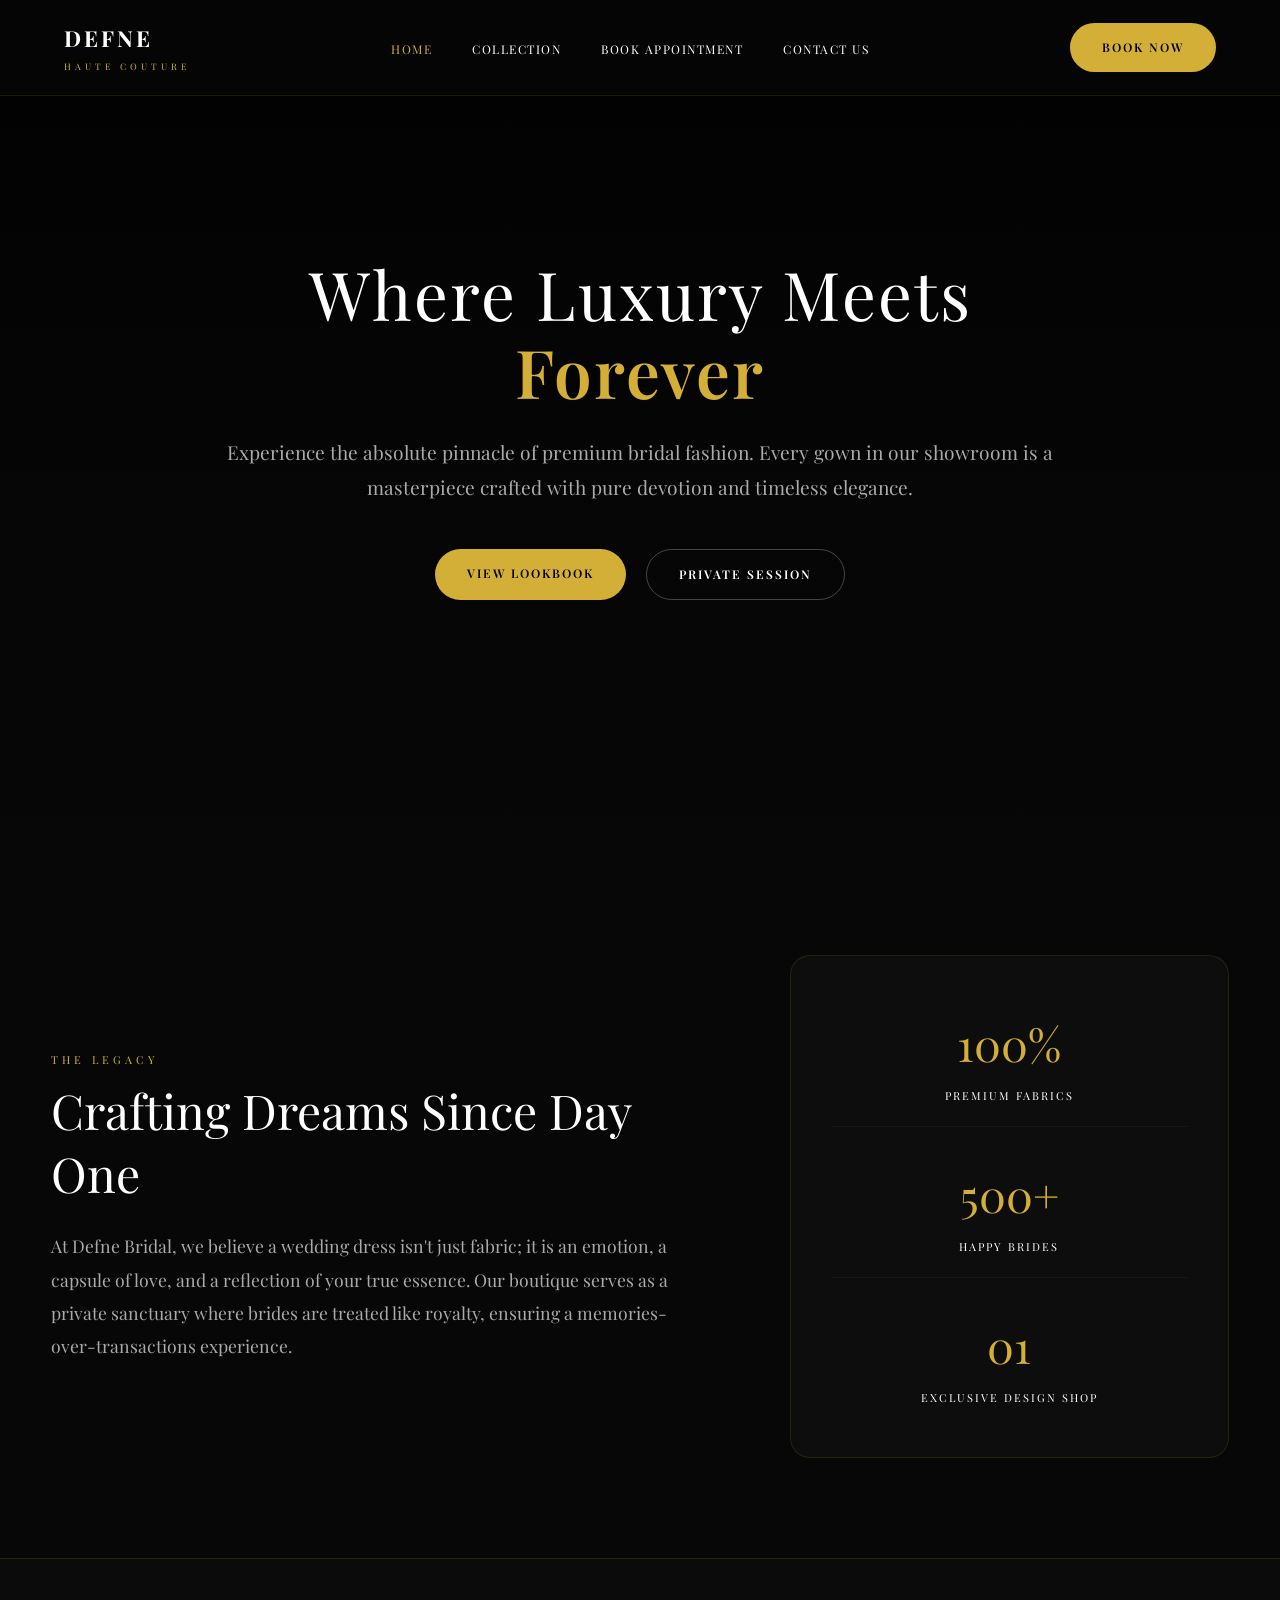
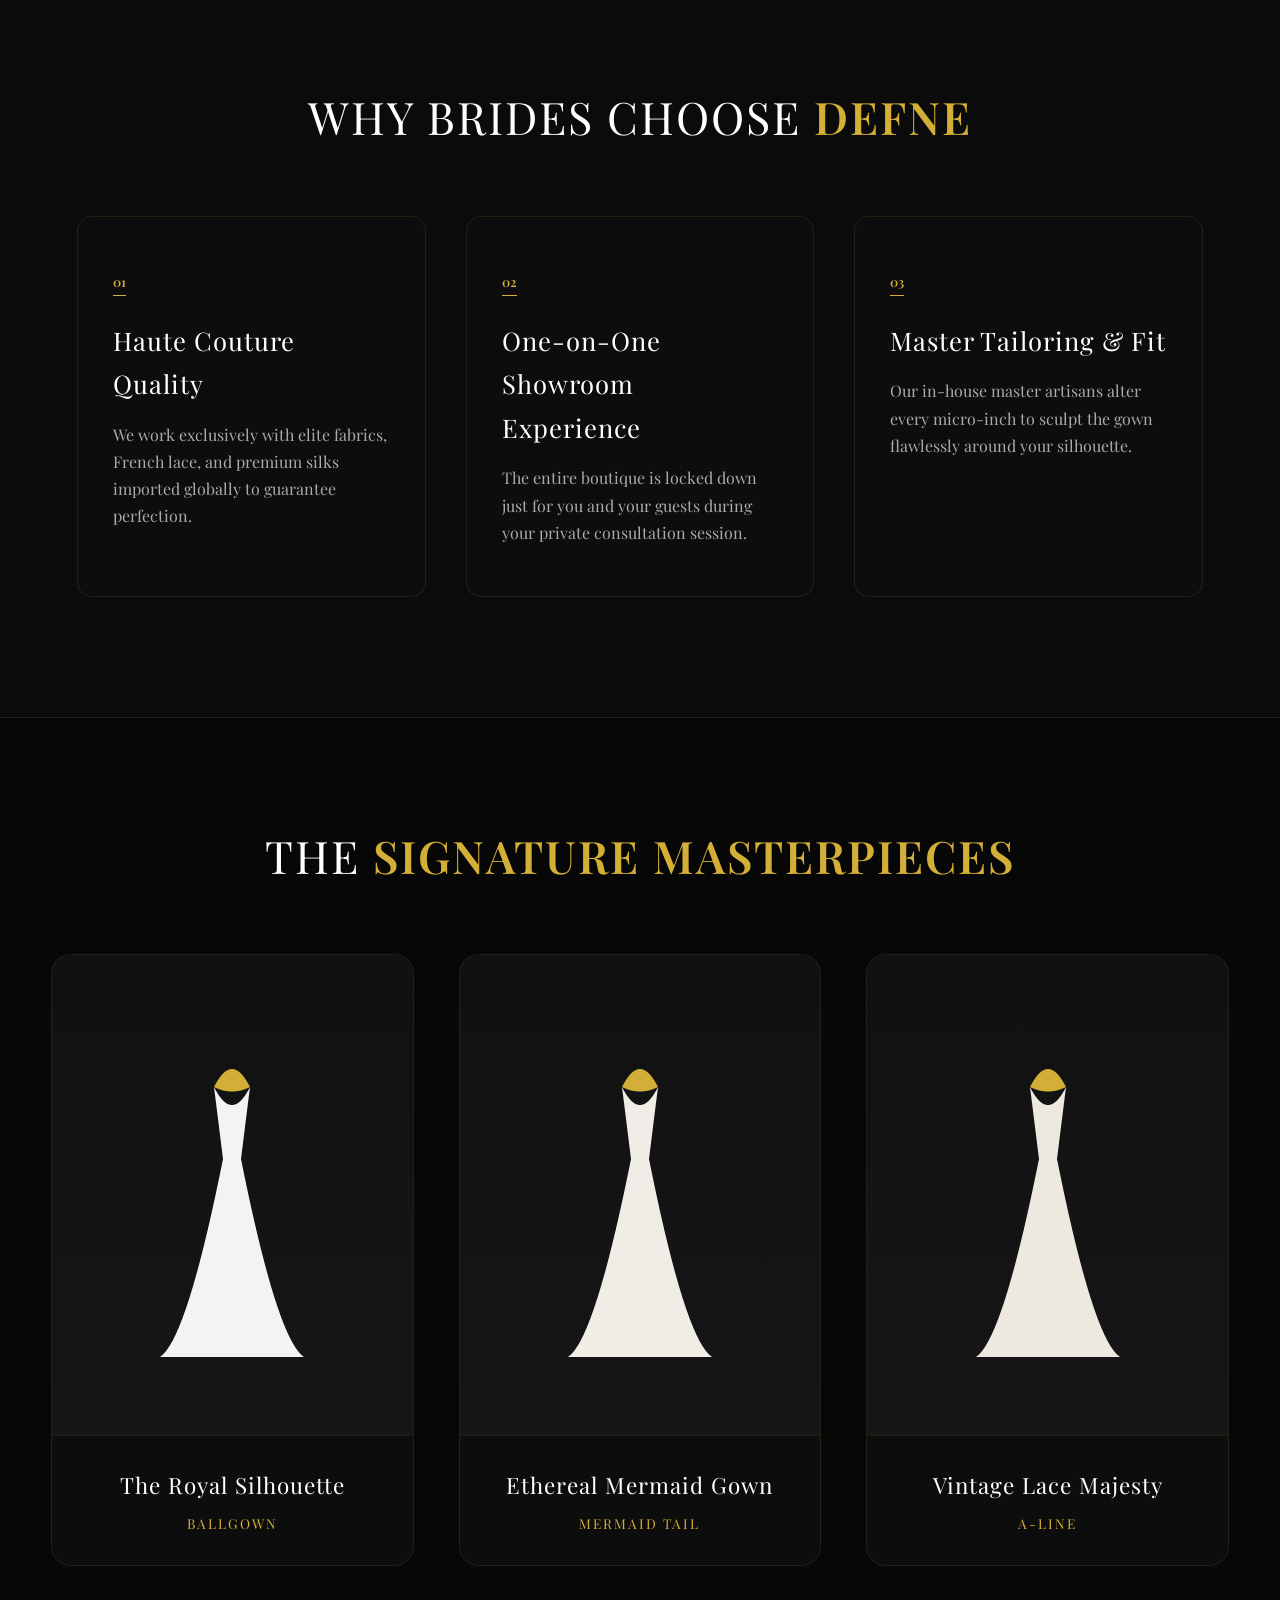
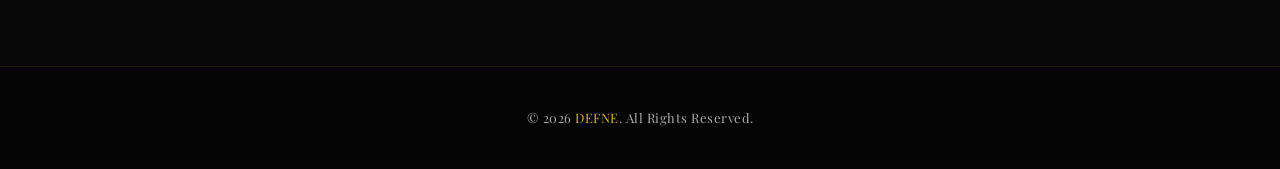
<file: Defne-Bridal-Boutique-Web/index.html>
<!DOCTYPE html>
<html lang="en">
<head>
    <meta charset="UTF-8">
    <meta name="viewport" content="width=device-width, initial-scale=1.0">
    <title>Defne Bridal Boutique</title>
    <link rel="preconnect" href="https://fonts.googleapis.com">
    <link rel="preconnect" href="https://fonts.gstatic.com" crossorigin>
    <link href="https://fonts.googleapis.com/css2?family=Playfair+Display:ital,wght@0,400..900;1,400..900&display=swap" rel="stylesheet">
    <link rel="stylesheet" href="css/style.css">
</head>
<body>

    <header class="main-header" id="mainHeader"></header>

    <section class="hero-section" id="homeHero"></section>

    <section class="container" id="brandStorySection"></section>

    <section class="container-full-gray" id="whyChooseSection"></section>

    <section class="container">
        <h2 class="section-title reveal">The <span>Signature Masterpieces</span></h2>
        <div class="gallery-grid" id="homePreviewGallery"></div>
    </section>

    <footer class="main-footer" id="mainFooter"></footer>

    <script src="js/app.js"></script>

</body>
</html>
</file>
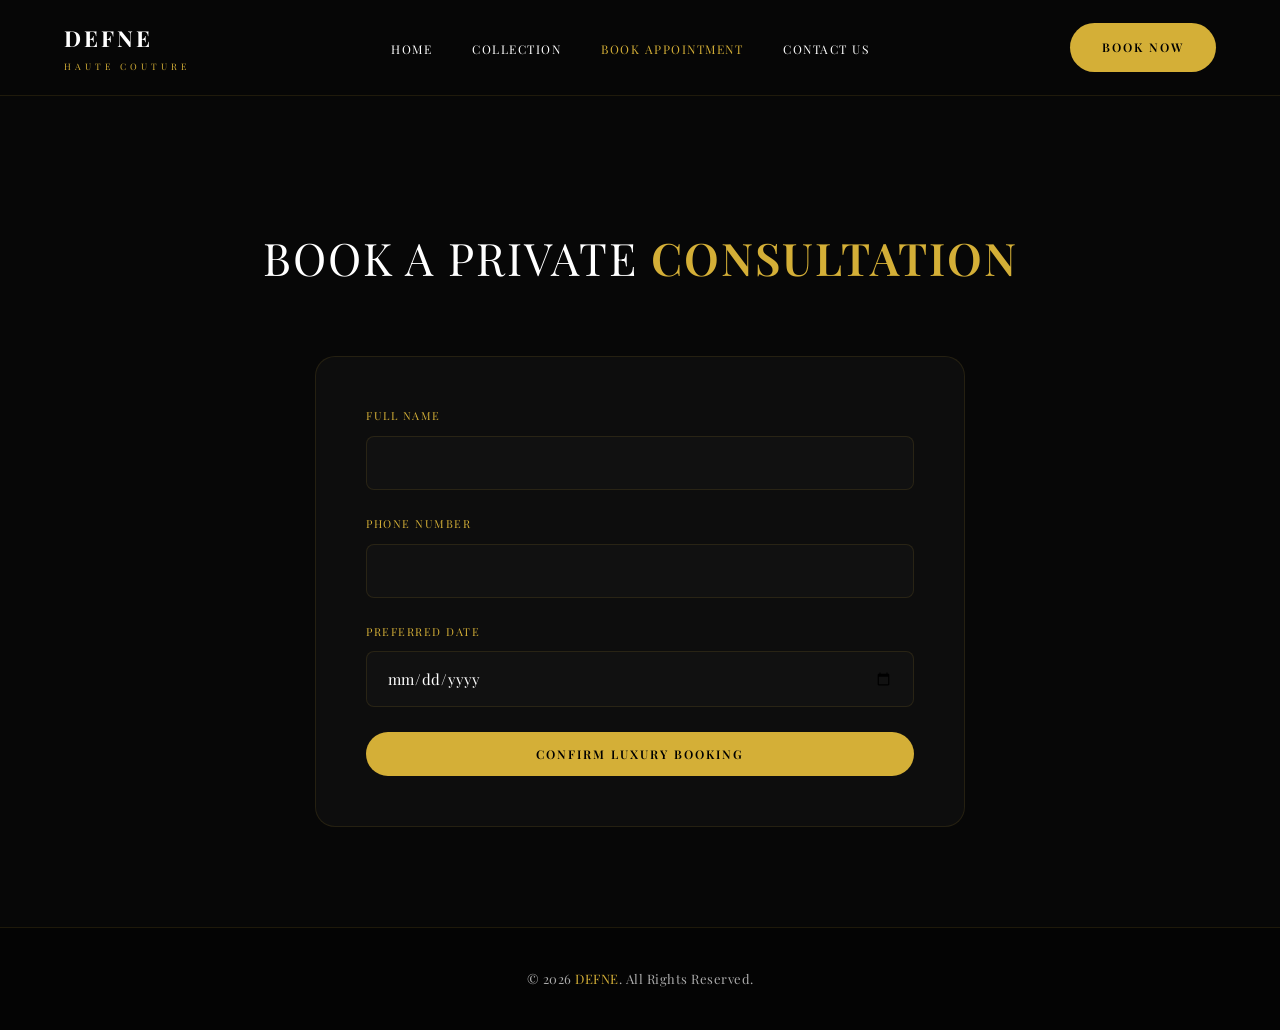
<file: Defne-Bridal-Boutique-Web/booking.html>
<!DOCTYPE html>
<html lang="en">
<head>
    <meta charset="UTF-8">
    <meta name="viewport" content="width=device-width, initial-scale=1.0">
    <title>Defne Bridal Boutique | Private Booking</title>
    <link rel="preconnect" href="https://fonts.googleapis.com">
    <link rel="preconnect" href="https://fonts.gstatic.com" crossorigin>
    <link href="https://fonts.googleapis.com/css2?family=Playfair+Display:ital,wght@0,400..900;1,400..900&display=swap" rel="stylesheet">
    <link rel="stylesheet" href="css/style.css">
</head>
<body>

    <header class="main-header" id="mainHeader"></header>

    <main class="container" style="margin-top: 120px;">
        <h2 class="section-title reveal">Book A Private <span>Consultation</span></h2>
        
        <div class="booking-wrapper" id="bookingFormContainer"></div>
    </main>

    <footer class="main-footer" id="mainFooter"></footer>

    <script src="js/app.js"></script>
</body>
</html>
</file>
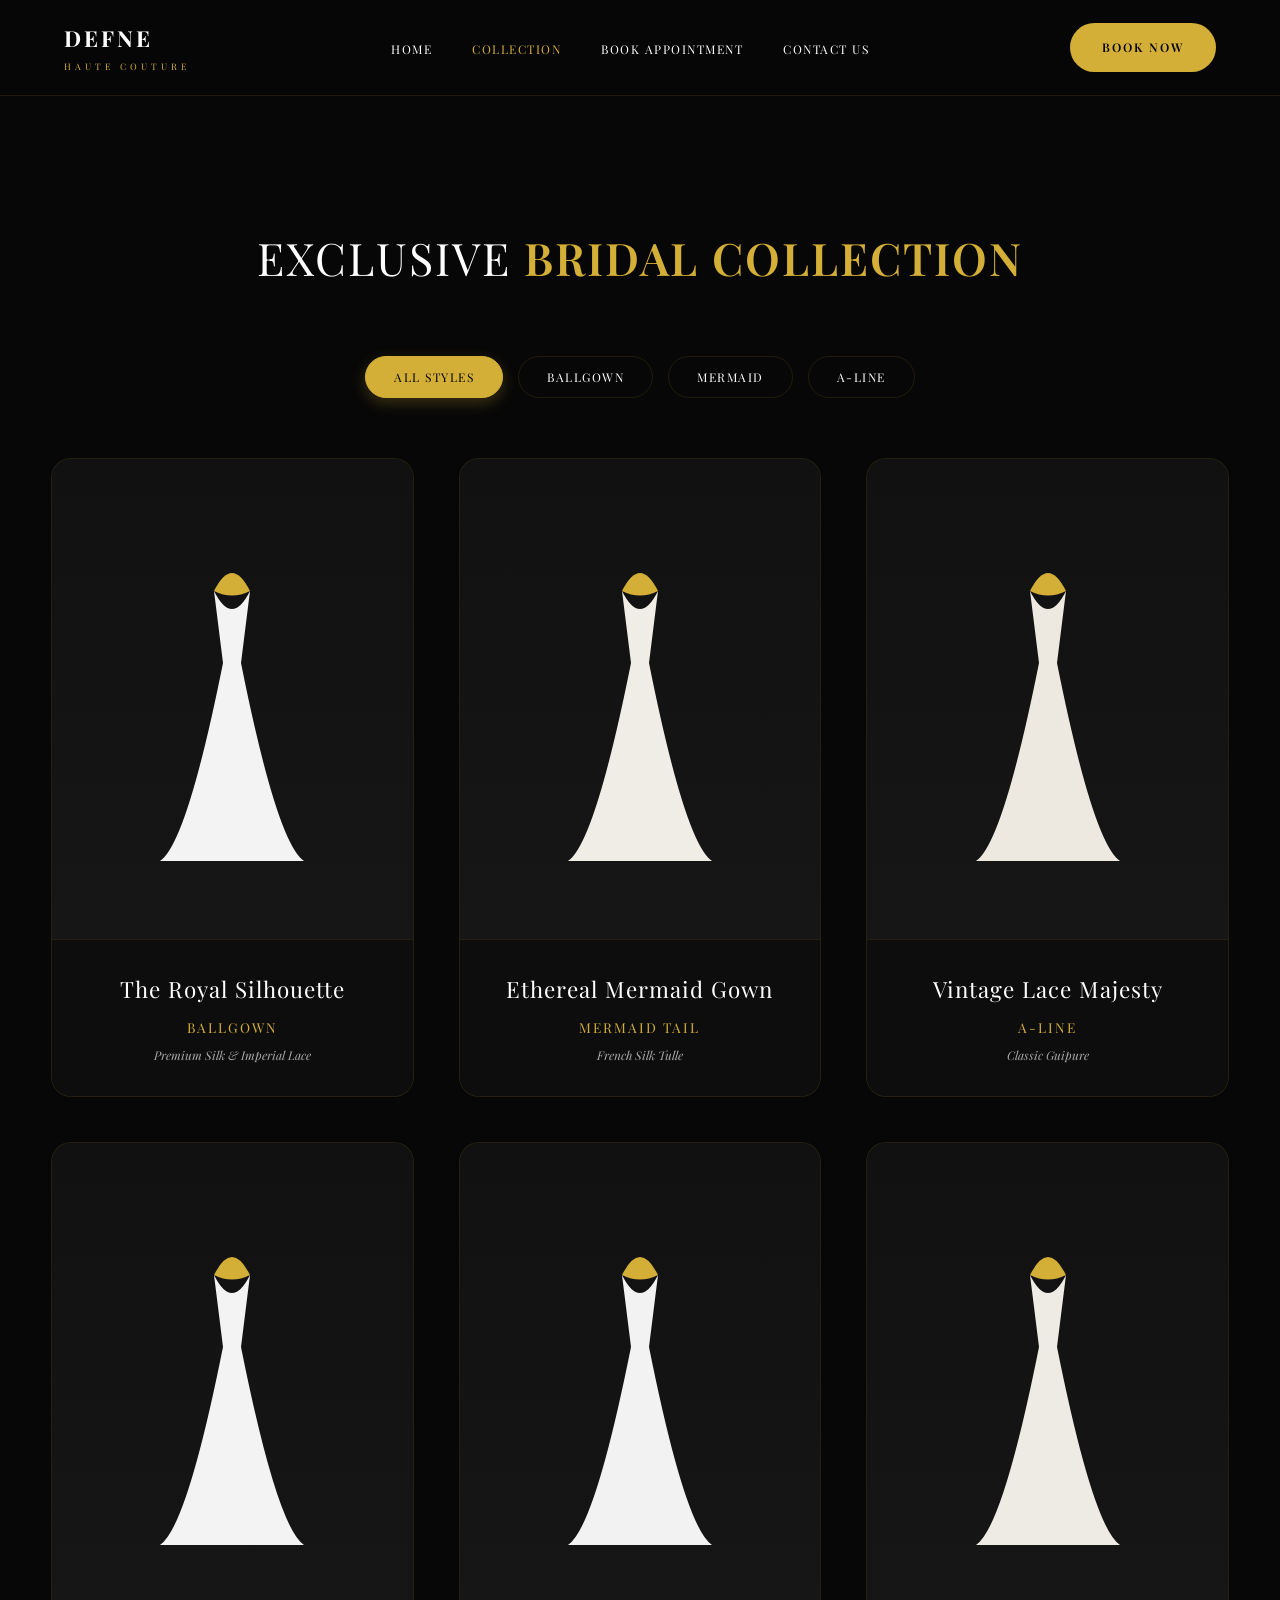
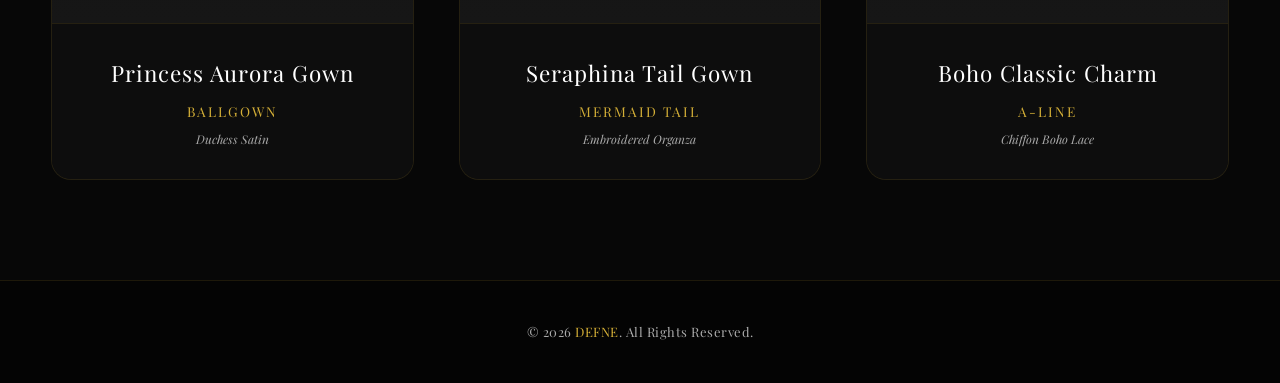
<file: Defne-Bridal-Boutique-Web/collection.html>
<!DOCTYPE html>
<html lang="en">
<head>
    <meta charset="UTF-8">
    <meta name="viewport" content="width=device-width, initial-scale=1.0">
    <title>Defne Bridal Boutique | Exclusive Lookbook</title>
    <link rel="preconnect" href="https://fonts.googleapis.com">
    <link rel="preconnect" href="https://fonts.gstatic.com" crossorigin>
    <link href="https://fonts.googleapis.com/css2?family=Playfair+Display:ital,wght@0,400..900;1,400..900&display=swap" rel="stylesheet">
    <link rel="stylesheet" href="css/style.css">
    <style>
        /* Embedded styling block specifically for collection filter bar alignment */
        .filter-wrapper { display: flex; justify-content: center; gap: 15px; margin-bottom: 60px; flex-wrap: wrap; }
        .btn-filter { background: transparent; border: 1px solid var(--border-color); color: #fff; padding: 12px 28px; border-radius: 25px; cursor: pointer; transition: var(--transition-smooth); font-size: 12px; text-transform: uppercase; letter-spacing: 1.5px; }
        .btn-filter.active, .btn-filter:hover { background: var(--gold-primary); color: #000; border-color: var(--gold-primary); box-shadow: 0 5px 15px var(--gold-glow); }
    </style>
</head>
<body>

    <header class="main-header" id="mainHeader"></header>

    <main class="container" style="margin-top: 120px;">
        <h2 class="section-title reveal">Exclusive <span>Bridal Collection</span></h2>
        
        <div class="filter-wrapper reveal" id="filterContainer"></div>

        <div class="gallery-grid" id="galleryGrid"></div>
    </main>

    <footer class="main-footer" id="mainFooter"></footer>

    <script src="js/app.js"></script>
</body>
</html>
</file>
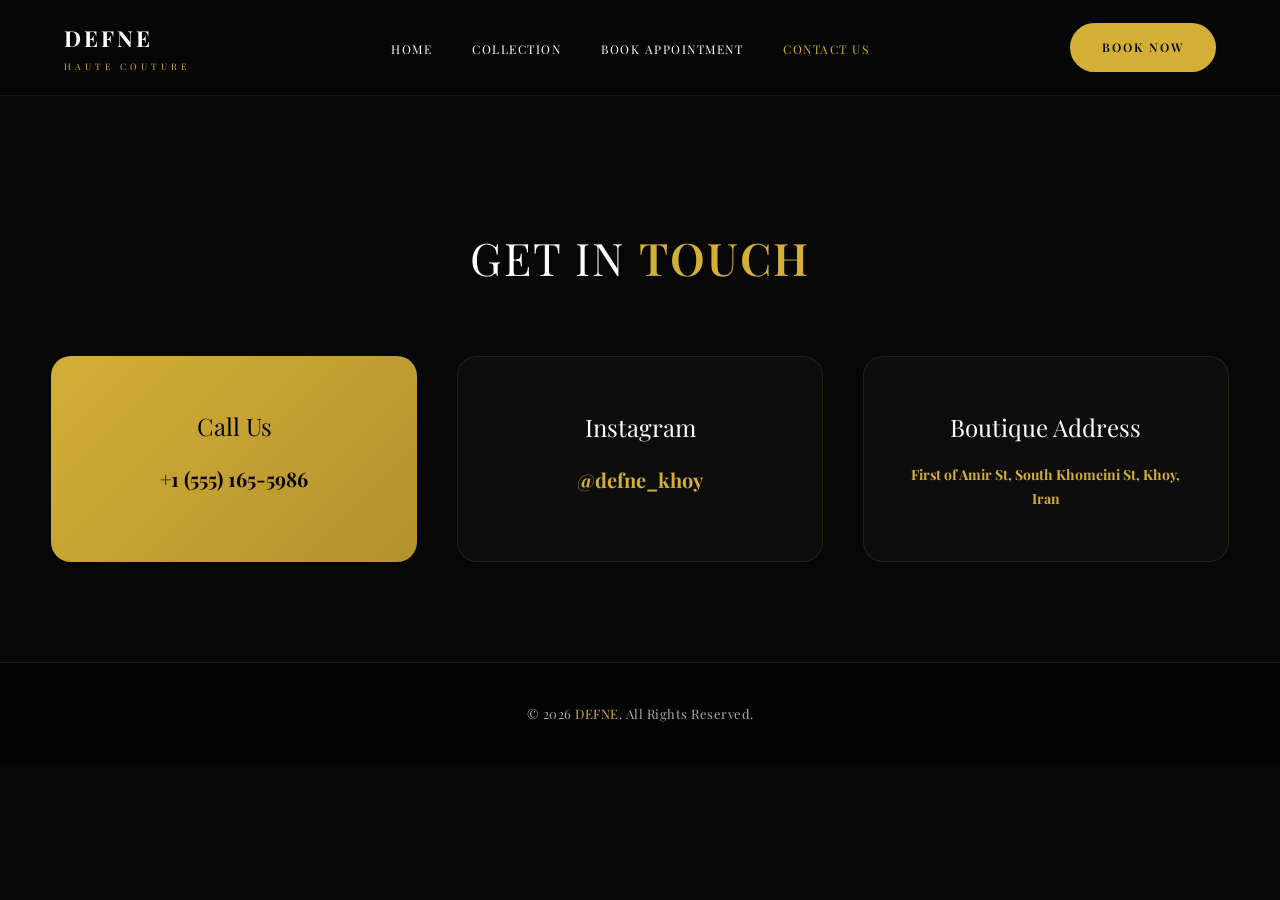
<file: Defne-Bridal-Boutique-Web/contact.html>
<!DOCTYPE html>
<html lang="en">
<head>
    <meta charset="UTF-8">
    <meta name="viewport" content="width=device-width, initial-scale=1.0">
    <title>Defne Bridal Boutique | Contact Information</title>
    <link rel="preconnect" href="https://fonts.googleapis.com">
    <link rel="preconnect" href="https://fonts.gstatic.com" crossorigin>
    <link href="https://fonts.googleapis.com/css2?family=Playfair+Display:ital,wght@0,400..900;1,400..900&display=swap" rel="stylesheet">
    <link rel="stylesheet" href="css/style.css">
</head>
<body>

    <header class="main-header" id="mainHeader"></header>

    <main class="container" style="margin-top: 120px;">
        <h2 class="section-title reveal">Get In <span>Touch</span></h2>
        
        <div class="contact-grid" id="contactInfoGrid"></div>
    </main>

    <footer class="main-footer" id="mainFooter"></footer>

    <script src="js/app.js"></script>
</body>
</html>
</file>
<file: Defne-Bridal-Boutique-Web/css/style.css>
/*1. RESET & VARIABLES (Luxury Dark Theme Layout)*/
* 
{
    margin: 0;
    padding: 0;
    box-sizing: border-box;
    font-family: 'Playfair Display', 'Segoe UI', serif;
}

:root {
    --bg-dark: #070707;
    --bg-card: #0d0d0d;
    --gold-primary: #d4af37;
    --gold-glow: rgba(212, 175, 55, 0.25);
    --gold-hover: #f3e5ab;
    --text-white: #ffffff;
    --text-muted: #aaaaaa;
    --border-color: rgba(214, 175, 55, 0.12);
    --transition-smooth: all 0.6s cubic-bezier(0.25, 0.8, 0.25, 1);
}

html {
    scroll-behavior: smooth;
}

body {
    background-color: var(--bg-dark);
    color: var(--text-white);
    overflow-x: hidden;
    line-height: 1.7;
    text-align: left;
}

/* ===============================
   2. GLOBAL COMPONENTS & UTILITIES
   ================================*/
.container {
    max-width: 1300px;
    margin: 0 auto;
    padding: 100px 4%;
}

.container-full-gray {
    background-color: #0b0b0b;
    border-top: 1px solid var(--border-color);
    border-bottom: 1px solid var(--border-color);
    padding: 120px 6%;
}

.section-title {
    text-align: center;
    font-size: 2.8rem;
    font-weight: 300;
    letter-spacing: 2px;
    margin-bottom: 60px;
    text-transform: uppercase;
}

.section-title span {
    color: var(--gold-primary);
    font-weight: 600;
}

/* Standard Premium Buttons */
.btn {
    padding: 14px 32px;
    border-radius: 30px;
    text-decoration: none;
    font-size: 12px;
    font-weight: 600;
    display: inline-block;
    transition: var(--transition-smooth);
    border: none;
    cursor: pointer;
    text-transform: uppercase;
    letter-spacing: 2px;
}

.btn-gold {
    background-color: var(--gold-primary);
    color: #000000;
}

.btn-gold:hover {
    background-color: var(--gold-hover);
    box-shadow: 0 10px 25px var(--gold-glow);
    transform: translateY(-3px);
}

.btn-outline {
    background-color: transparent;
    color: #ffffff;
    border: 1px solid rgba(255, 255, 255, 0.25);
}

.btn-outline:hover {
    border-color: var(--gold-primary);
    color: var(--gold-primary);
    transform: translateY(-3px);
}

/* Scroll-Driven Reveal Base */
.reveal {
    opacity: 0;
    transform: translateY(50px);
    transition: var(--transition-smooth);
}

.reveal.active {
    opacity: 1;
    transform: translateY(0);
}

/* 3. FIXED GLASSMORPHISM HEADER
   ========================================================================== */
.main-header {
    display: flex;
    justify-content: space-between;
    align-items: center;
    padding: 20px 5%;
    background-color: rgba(7, 7, 7, 0.75);
    backdrop-filter: blur(20px) saturate(180%);
    position: fixed;
    width: 100%;
    top: 0;
    z-index: 1000;
    border-bottom: 1px solid var(--border-color);
}

.logo-area {
    display: flex;
    align-items: center;
}

.logo-text h1 {
    font-size: 22px;
    color: #ffffff;
    letter-spacing: 3px;
    font-weight: 700;
}

.logo-text p {
    font-size: 9px;
    color: var(--gold-primary);
    letter-spacing: 4px;
    text-transform: uppercase;
    margin-top: 2px;
}

.nav-menu ul {
    display: flex;
    list-style: none;
    gap: 40px;
}

.nav-menu a {
    color: var(--text-white);
    text-decoration: none;
    font-size: 12px;
    text-transform: uppercase;
    letter-spacing: 1.5px;
    transition: var(--transition-smooth);
    position: relative;
}

.nav-menu a:hover, .nav-menu a.active {
    color: var(--gold-primary);
}

/* ==========================================================================
   4. CINEMATIC BACKGROUND HERO
   ================================================================ */
.hero-section {
    height: 95vh;
    display: flex;
    flex-direction: column;
    justify-content: center;
    align-items: center;
    text-align: center;
    padding: 0 20px;
    position: relative;
    margin-top: 0;
}

.hero-video-overlay {
    position: absolute;
    top: 0; left: 0; width: 100%; height: 100%;
    background: linear-gradient(rgba(0, 0, 0, 0.5), rgba(7, 7, 7, 1));
    z-index: 1;
}

.hero-content {
    position: relative;
    z-index: 2;
    max-width: 900px;
}

.hero-content h2 {
    font-size: 4.2rem;
    margin-bottom: 25px;
    font-weight: 300;
    letter-spacing: 2px;
    line-height: 1.15;
}

.hero-content h2 span {
    color: var(--gold-primary);
    font-weight: 600;
}

.hero-content p {
    font-size: 1.2rem;
    color: var(--text-muted);
    margin-bottom: 45px;
    font-weight: 300;
    line-height: 1.8;
}

.hero-buttons {
    display: flex;
    gap: 20px;
    justify-content: center;
}

/* ==========================================================================
   5. LONG-FORM PRESENTATION STORY & WHY CHOOSE US
   ======================================================================= */
.story-wrapper {
    display: grid;
    grid-template-columns: 1.2fr 0.8fr;
    gap: 80px;
    align-items: center;
}

.story-content span {
    color: var(--gold-primary);
    text-transform: uppercase;
    letter-spacing: 4px;
    font-size: 11px;
    display: block;
    margin-bottom: 10px;
}

.story-content h2 {
    font-size: 3rem;
    font-weight: 300;
    margin-bottom: 25px;
    line-height: 1.3;
}

.story-content p {
    color: var(--text-muted);
    font-size: 1.1rem;
    line-height: 1.9;
}

.story-metrics {
    display: flex;
    flex-direction: column;
    gap: 30px;
    background: var(--bg-card);
    border: 1px solid var(--border-color);
    padding: 50px 40px;
    border-radius: 20px;
}

.metric-card {
    text-align: center;
    border-bottom: 1px solid rgba(214, 175, 55, 0.05);
    padding-bottom: 20px;
}

.metric-card:last-child {
    border: none;
    padding-bottom: 0;
}

.metric-card h4 {
    font-size: 2.8rem;
    color: var(--gold-primary);
    font-weight: 400;
}

.metric-card p {
    font-size: 11px;
    color: var(--text-white);
    text-transform: uppercase;
    letter-spacing: 2px;
    margin-top: 5px;
}

/* Why Choose Section Grid */
.why-grid {
    display: grid;
    grid-template-columns: repeat(auto-fit, minmax(300px, 1fr));
    gap: 40px;
}

.why-card {
    background: var(--bg-card);
    border: 1px solid var(--border-color);
    padding: 50px 35px;
    border-radius: 15px;
    transition: var(--transition-smooth);
}

.why-card:hover {
    border-color: var(--gold-primary);
    transform: translateY(-5px);
}

.why-card span {
    font-size: 13px;
    font-weight: 600;
    color: var(--gold-primary);
    border-bottom: 1px solid var(--gold-primary);
    padding-bottom: 5px;
}

.why-card h3 {
    font-size: 1.6rem;
    font-weight: 400;
    margin: 25px 0 15px;
    letter-spacing: 1px;
}

.why-card p {
    color: var(--text-muted);
    font-size: 1rem;
    line-height: 1.7;
}

/* ==============================================
   6. LARGE GRID LOOKBOOK GALLERY & HOVER STATES
   ========================================================================== */
.gallery-grid {
    display: grid;
    grid-template-columns: repeat(auto-fit, minmax(350px, 1fr));
    gap: 45px;
}

.gallery-item.large {
    background-color: var(--bg-card);
    border-radius: 20px;
    overflow: hidden;
    border: 1px solid var(--border-color);
    transition: var(--transition-smooth);
    cursor: pointer;
}

.gallery-item.large:hover {
    border-color: var(--gold-primary);
    transform: translateY(-6px);
}

.dress-container {
    width: 100%;
    height: 480px;
    background: linear-gradient(180deg, #111111 0%, #161616 100%);
    display: flex;
    justify-content: center;
    align-items: center;
    position: relative;
}

.dress-artwork {
    width: 180px;
    height: 380px;
    transition: var(--transition-smooth);
}

.gallery-item.large:hover .dress-artwork {
    transform: scale(1.04);
}

.hover-overlay {
    position: absolute;
    top: 0; left: 0; width: 100%; height: 100%;
    background: rgba(7, 7, 7, 0.88);
    display: flex;
    align-items: center;
    justify-content: center;
    opacity: 0;
    transition: var(--transition-smooth);
}

.hover-overlay span {
    color: var(--gold-primary);
    border: 1px solid var(--gold-primary);
    padding: 12px 24px;
    font-size: 11px;
    text-transform: uppercase;
    letter-spacing: 2px;
}

.gallery-item.large:hover .hover-overlay {
    opacity: 1;
}

.item-info {
    padding: 30px;
    background-color: var(--bg-card);
    border-top: 1px solid var(--border-color);
    text-align: center;
}

.item-info h3 {
    font-size: 1.4rem;
    font-weight: 400;
    letter-spacing: 1px;
    margin-bottom: 8px;
}

.item-tag {
    color: var(--gold-primary);
    font-size: 0.85rem;
    text-transform: uppercase;
    letter-spacing: 2px;
    display: block;
}

.item-fabric {
    display: block;
    font-size: 12px;
    color: var(--text-muted);
    margin-top: 6px;
    font-style: italic;
}

/* 
   7. FULLSCREEN MODAL LIGHTBOX SYSTEM
    */
.lightbox-modal {
    position: fixed;
    top: 0; left: 0; width: 100%; height: 100%;
    background: rgba(0, 0, 0, 0.92);
    backdrop-filter: blur(20px);
    z-index: 2000;
    display: flex;
    align-items: center;
    justify-content: center;
    opacity: 0;
    pointer-events: none;
    transition: opacity 0.5s cubic-bezier(0.25, 0.8, 0.25, 1);
}

.lightbox-modal.active {
    opacity: 1;
    pointer-events: auto;
}

.lightbox-content {
    background: #0d0d0d;
    border: 1px solid var(--border-color);
    width: 92%;
    max-width: 1000px;
    border-radius: 24px;
    position: relative;
    padding: 50px;
    transform: scale(0.95);
    transition: transform 0.5s cubic-bezier(0.25, 0.8, 0.25, 1);
}

.lightbox-modal.active .lightbox-content {
    transform: scale(1);
}

.lightbox-close {
    position: absolute;
    top: 25px; right: 30px;
    background: transparent;
    border: none;
    color: #ffffff;
    font-size: 40px;
    cursor: pointer;
    transition: color 0.3s;
    line-height: 1;
}

.lightbox-close:hover {
    color: var(--gold-primary);
}

.lightbox-body {
    display: grid;
    grid-template-columns: 1.1fr 0.9fr;
    gap: 50px;
    align-items: center;
}

.lightbox-visual {
    background: #141414;
    border-radius: 16px;
    padding: 30px;
    border: 1px solid rgba(255, 255, 255, 0.02);
}

.lightbox-details span {
    color: var(--gold-primary);
    font-size: 13px;
    text-transform: uppercase;
    letter-spacing: 3px;
    display: block;
}

.lightbox-details h2 {
    font-size: 2.6rem;
    font-weight: 300;
    margin: 12px 0 20px;
    line-height: 1.2;
}

.lightbox-details p.mat {
    font-size: 15px;
    color: #ffffff;
    margin-bottom: 18px;
}

.lightbox-details p.desc {
    color: var(--text-muted);
    font-size: 1.05rem;
    line-height: 1.8;
}

/* =======================================================
   8. FORM, CONTACT GRID & FOOTER
   ========================================================== */
.booking-wrapper {
    max-width: 650px;
    margin: 0 auto;
    background-color: var(--bg-card);
    border: 1px solid var(--border-color);
    padding: 50px;
    border-radius: 20px;
}

.booking-form {
    display: flex;
    flex-direction: column;
    gap: 25px;
}

.form-group {
    display: flex;
    flex-direction: column;
    gap: 10px;
}

.form-group label {
    font-size: 11px;
    text-transform: uppercase;
    letter-spacing: 1.5px;
    color: var(--gold-primary);
}

.form-control {
    background-color: rgba(255, 255, 255, 0.02);
    border: 1px solid var(--border-color);
    padding: 16px 20px;
    border-radius: 8px;
    color: #ffffff;
    font-size: 15px;
    transition: var(--transition-smooth);
}

.form-control:focus {
    outline: none;
    border-color: var(--gold-primary);
    background-color: rgba(255, 255, 255, 0.05);
}

.contact-grid {
    display: grid;
    grid-template-columns: repeat(auto-fit, minmax(280px, 1fr));
    gap: 40px;
}

.contact-card {
    background-color: var(--bg-card);
    border: 1px solid var(--border-color);
    padding: 50px 35px;
    border-radius: 20px;
    text-align: center;
}

.contact-card.highlight {
    background: linear-gradient(135deg, var(--gold-primary) 0%, #b3922e 100%);
    color: #000000;
    border: none;
}

.contact-card.highlight h3 { color: #000000; }
.contact-card.highlight .val { color: #000000; }

.contact-card h3 { font-size: 1.5rem; font-weight: 400; margin-bottom: 15px; }
.contact-card .val { font-size: 1.25rem; font-weight: 700; color: var(--gold-primary); }

.main-footer {
    text-align: center;
    padding: 40px 20px;
    border-top: 1px solid var(--border-color);
    color: var(--text-muted);
    font-size: 13px;
    background-color: #040404;
    letter-spacing: 0.5px;
}

.main-footer span {
    color: var(--gold-primary);
}

/* ==========================================================================
   9. RESPONSIVE DISPLAYS (Mobile Framework)
   ====================================================== */
@media (max-width: 992px) {
    .hero-content h2 { font-size: 3rem; }
    .story-wrapper, .lightbox-body { grid-template-columns: 1fr; gap: 40px; }
    .lightbox-content { padding: 40px 25px; }
}

@media (max-width: 768px) {
    .main-header { flex-direction: column; gap: 15px; text-align: center; padding: 15px 5%; }
    .nav-menu ul { gap: 20px; }
    .hero-buttons { flex-direction: column; width: 100%; max-width: 300px; }
    .gallery-grid { grid-template-columns: 1fr; }
    .dress-container { height: 400px; }
}
</file>
